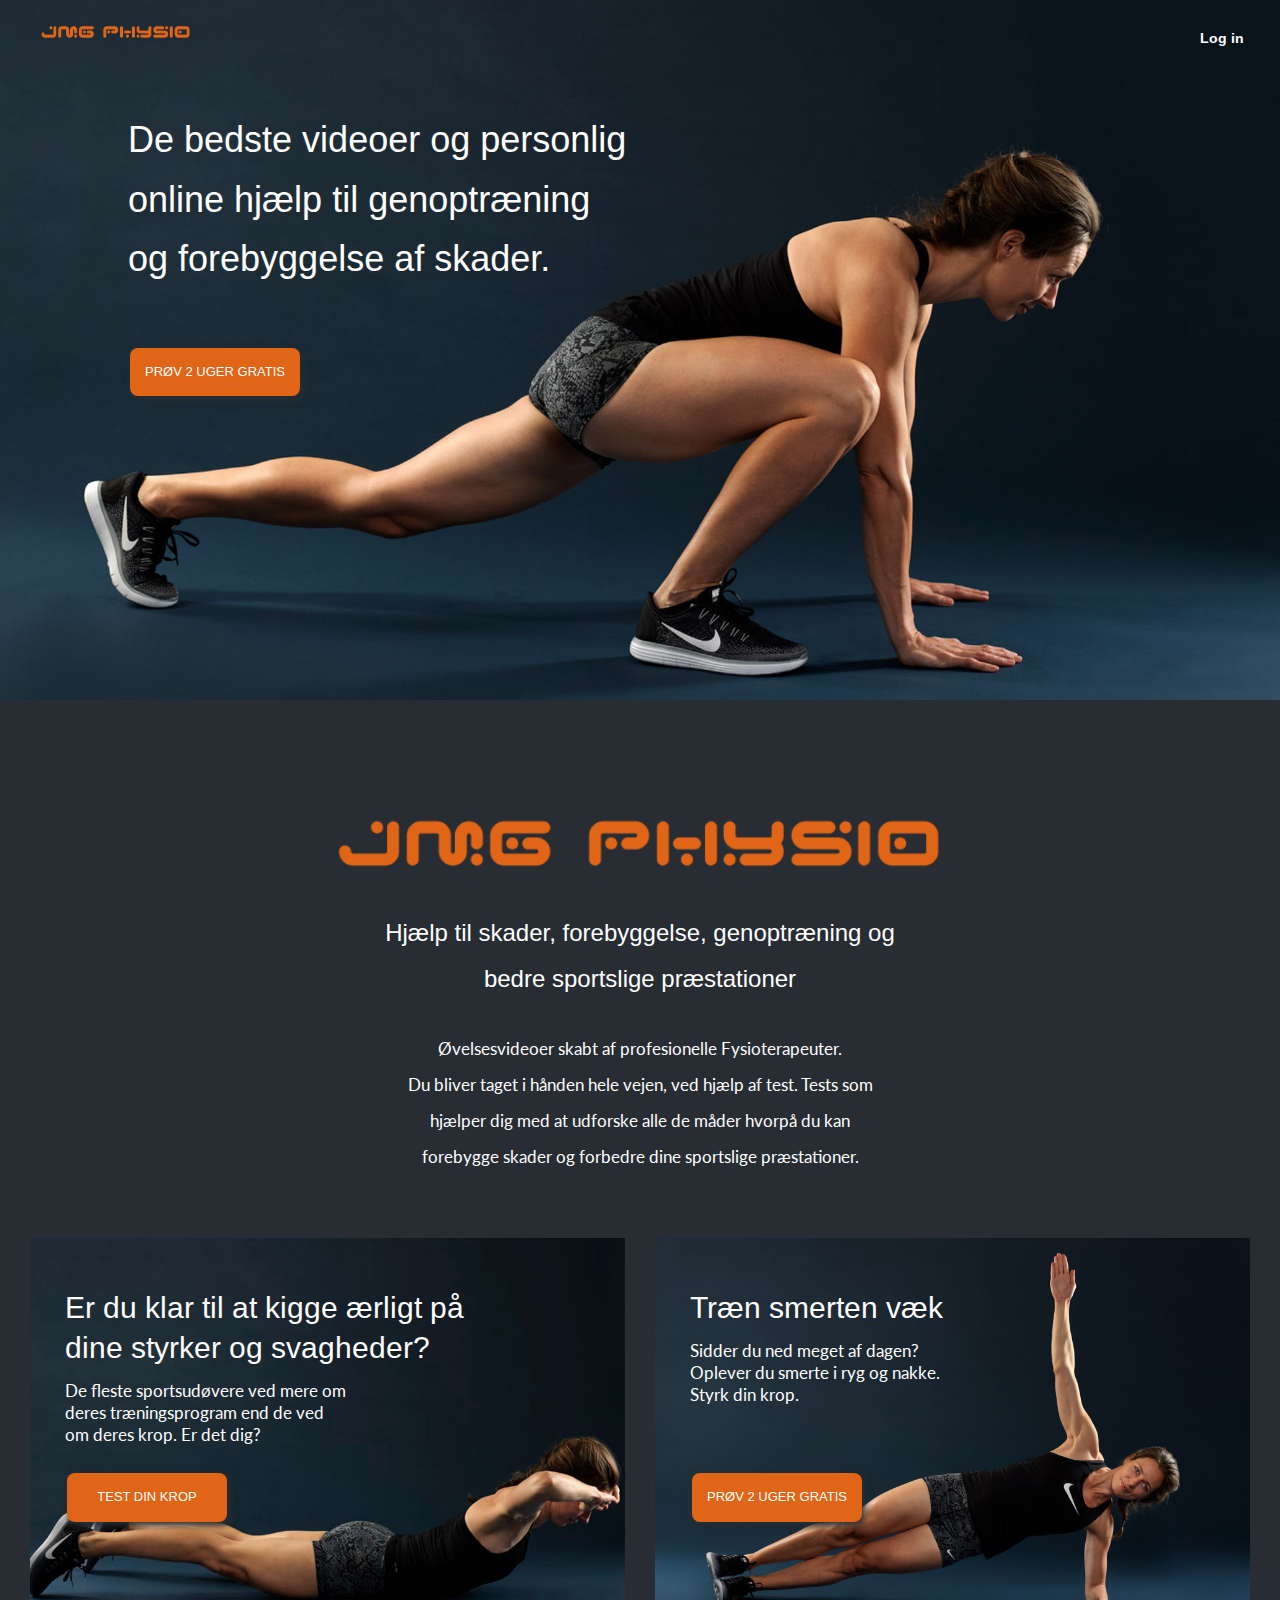
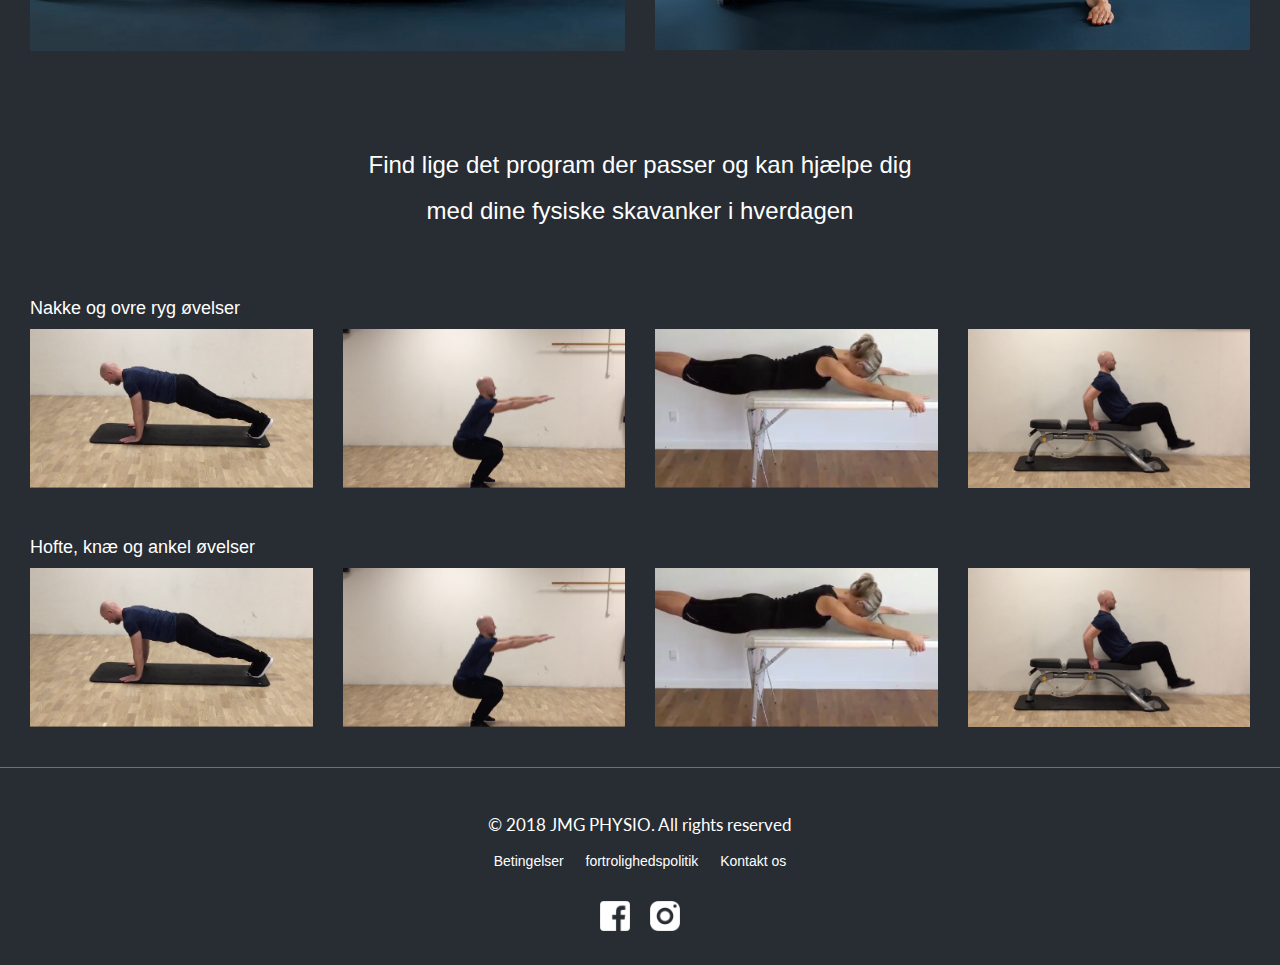
<file: jmgprove/index.html>
<!DOCTYPE html>
<html>

<head>
 <META NAME="ROBOTS" CONTENT="NOINDEX, NOFOLLOW">

  <meta name="viewport" content="width=device-width, initial-scale=1">

  <meta charset="utf-8" />


  <!-- Latest compiled and minified CSS -->
  <link rel="stylesheet" href="https://maxcdn.bootstrapcdn.com/bootstrap/3.3.7/css/bootstrap.min.css">

  <!-- jQuery library -->
  <script src="https://ajax.googleapis.com/ajax/libs/jquery/3.3.1/jquery.min.js"></script>

  <!-- Latest compiled JavaScript -->
  <script src="https://maxcdn.bootstrapcdn.com/bootstrap/3.3.7/js/bootstrap.min.js"></script>

  <!-- link til style  -->
  <link rel="stylesheet" type="text/css" href="style.css"/>

  <!-- font -->

  <link href="https://fonts.googleapis.com/css?family=Arimo|Lato" rel="stylesheet">

  </head>
<body>


<header>
    <ul>

      <li><a class="active" href="#../nykris/index.html"><img src="img/logo.png" alt="jmg" height="20" width="150">
      <li class="login-button"><a class="active" href="nykris/index.html"><h5>Log in</h5></a></li>

    </ul>

</header>

<div class="info">


  <h1> De bedste videoer og personlig </h1>
  <h1> online hjælp til genoptræning </h1>
  <h1>og forebyggelse af skader.</h1>

  <!-- <p> Får du lavet dine øvelser? Vi hjælper dig med at holde fast,</p>
  <p> forbedre din krop og start allerede idag!</p> -->

  <button class="button1 button3">PRØV 2 UGER GRATIS</button>

</div>

<!-- baggrundsbillede-->





<div class="midten">
  <img class="logo-top-content" src="img/logo.png" alt="jmg" >
  <h3>Hjælp til skader, forebyggelse, genoptræning og</h3>
  <h3>bedre sportslige præstationer</h3>
  <br>
  <p>Øvelsesvideoer skabt af profesionelle Fysioterapeuter. </p>
  <p>Du bliver taget i hånden hele vejen, ved hjælp af test. Tests som </p>
  <p>hjælper dig med at udforske alle de måder hvorpå du kan</p>
  <p>forebygge skader og forbedre dine sportslige præstationer. </p>
</div>



<!--  <div class="container-fluid"> -->
<div class="baggrund">

<div class="container-fluid2">

  <div class="row">
    <div class="col-md-6" style="background-color:#272D33;">
      <img src="img/ryg.jpg" alt="Nature" class="responsive">
      <div class="top-left">
        <h2>Er du klar til at kigge ærligt på <br> dine styrker og svagheder?
        </h2>
        <p>De fleste sportsudøvere ved mere om </p>
        <p>deres træningsprogram end de ved </p>
        <p>om deres krop. Er det dig? </p>
      <button class="button button3">TEST DIN KROP</button>
    </div>
  </div>

      <div class="col-md-6" style="background-color:#272D33;">
        <img src="img/planke.jpg" alt="Nature" class="responsive">
        <div class="top-left">
          <h2>Træn smerten væk
          </h2>
            <p>Sidder du ned meget af dagen? </p>
            <p>Oplever du smerte i ryg og nakke. </p>
            <p>Styrk din krop. </p>
            <button class="button1 button3">PRØV 2 UGER GRATIS</button>
          </div>
        </div>
      </div>
    </div>

  </div>

<!-- videoer og første række-->

<div class="baggrund">



  <div class="overskrift"> <h3>Find lige det program der passer og kan hjælpe dig</h3>
  <h3>med dine fysiske skavanker i hverdagen</h3>
  </div>

<div class="container-fluid">

  <h4> Nakke og ovre ryg øvelser </h4>


          <div class="row">
            <div class="col-md-3" style="background-color:#272D33;">
              <img src="img/arm.png" alt="Nature" class="responsive">
              <div class="top-left">


            </div>
          </div>

              <div class="col-md-3" style="background-color:#272D33;">
                  <img src="img/kn.png" alt="Nature" class="responsive">
                    <div class="top-left">
                  </div>
                </div>

              <div class="col-md-3" style="background-color:#272D33;">
                  <img src="img/bord.png" alt="Nature" class="responsive">
                    <div class="top-left">
                    </div>
                  </div>

                  <div class="col-md-3" style="background-color:#272D33;">
                    <img src="img/seng.png" alt="Nature" class="responsive">
                      <div class="top-left">
                      </div>
                    </div>

                  </div>
                </div>
              </div>

              <!-- anden række -->

  <div class="baggrund">

  <div class="container-fluid">

    <h4> Hofte, knæ og ankel øvelser </h4>


            <div class="row">
              <div class="col-md-3" style="background-color:#272D33;">
                <img src="img/arm.png" alt="Nature" class="responsive">
                <div class="top-left">


              </div>
            </div>

                <div class="col-md-3" style="background-color:#272D33;">
                    <img src="img/kn.png" alt="Nature" class="responsive">
                      <div class="top-left">
                    </div>
                  </div>

                <div class="col-md-3" style="background-color:#272D33;">
                    <img src="img/bord.png" alt="Nature" class="responsive">
                      <div class="top-left">
                      </div>
                    </div>

                    <div class="col-md-3" style="background-color:#272D33;">
                      <img src="img/seng.png" alt="Nature" class="responsive">
                        <div class="top-left">
                        </div>
                      </div>

                    </div>
                  </div>
                </div>

                <!-- anden sidste række -->

    <div class="baggrund">





<!-- col-sm fortæller at de skal hoppe ned under hinanden ved 768, 4 er det tal en column skal fylde, den skal altid ramme 12. Så hvis der er 2 fx, skal de være 6 begge 2 -->

<footer>
  <div class="ucenter">
    <div class="fcenter">
      <p>© 2018 JMG PHYSIO. All rights reserved</p>
      <a href="default.asp" target="_blank" class="linkfarve">Betingelser</a> &emsp;
      <a href="default.asp" target="_blank" class="linkfarve">fortrolighedspolitik</a> &emsp;
      <a href="default.asp" target="_blank" class="linkfarve">Kontakt os</a>
    </div>
  </div>



  <div class="row">
    <div class="column1">
        <a href="https://www.facebook.com" class="urlImg1" title="Corelangs link"></a>

  </div>
    <div class="column2">
      <a href="https://www.instagram.com" class="urlImg" title="Corelangs link"></a>
    </div>
  </div>



</footer>

  </body>
</html>
</file>
<file: jmgprove/style.css>
html {
  margin: 0;
  width: 100%;
  overflow-x: hidden;
}

body {
  height: 100%;
  margin: 0;
  background-color: #272D33;


}


/* Navigation*/
header {
  position: absolute;
  width: 100%;
  display: block;
}

ul {
  list-style-type: none;
  margin: 0;
  padding: 5px;
  width: 100%;
  overflow: hidden;
}

.login-button {
  float: right;
  position: absolute;
  right: 0;
}

li {
  float: left;
}

li a {
  display: block;
  color: white;
  text-align: center;
  padding: 16px 36px;
  text-decoration: none;
}

li a:hover {
  background-color: #111;
}


li .login {
  float: right;
}

div.transbox {
  margin: 30px;
  background-color: #ffffff;
  border: 1px solid black;
  opacity: 0.6;
  filter: alpha(opacity=60); /* For IE8 and earlier */
}

/*font*/

h1 {
 font-size: 50px
 font-family: 'Arimo', sans-serif;

}


h5 {

  font-weight:bold;
  font-family: 'Arimo', sans-serif;
}


/* billeder ved siden af hinanden */

.container {
  background-color:#272D33;
  margin: 0px;


}

.container1 {
  background-color:#272D33;
  position: relative;
  color: white;
  padding: 10px;
  margin: 0px;
}



.top-left {
  color: white;
  position: absolute;

  top: 30px;
  left: 50px;
}

.responsive {
  width: 100%;
  height: auto;
}

/* knapper test din krop*/

.button {
  background-color: #E06517; /* Green */
  border: none;
  color: white;
  padding: 15px;
  text-align: center;
  text-decoration: none;
  display: inline-block;
  font-size: 13px;
  margin: 19px 2px;
  cursor: pointer;
  width: 160px;
box-shadow: 2px 3px 7px 0.5px #272D33;

}

.button3 {
  border-radius: 8px;
}


.container-fluid {
  margin-bottom: 40px;
  padding: 0px 30px 0px 30px;


}



.baggrund {
background-color: #272D33;

}

.baggrund1 {
  background-color: #272D33;
  padding-bottom: 40px;
  color: white;


}

.overskrift {
  text-align: center;
  padding-top: 41px;
  padding-bottom: 55px;


}

/* footer */

.ucenter {
  background-color: #272D33;
  margin: auto;
 width: 100%;
padding: 30px 30px 20px 30px;
 border-top: 1px solid #707070;
}

.fcenter {
  background-color: #272D33;
  color: white;
  text-align: center;


}

/*sociale medier*/

.scenter {
  background-color: #272D33;
  height: 100px;
  text-align: center;
}

.column1 {
  text-align: right;
  float: left;
  width: 50%;
  padding: 10px;
}

.column2 {
  float: right;
  width: 50%;
  padding: 10px;
  height: 74px;
}

.logo-top-content {
  width: 607px;
  margin-bottom: 18px;
  max-width: 95%;
}


/*links*/

a:link {
  text-decoration: none;
}

a:visited {
  text-decoration: none;

}

a:hover {
  text-decoration: none;
  color: #E06517;
}

}

a:active {
  text-decoration: underline;
}

.linkfarve {

  color: white;
}



/*image hover*/

.urlImg {
		width: 30px;
		height:30px;
		display:block;
		content: url('img/instahvid.png');
	}
	.urlImg:hover {
		content: url('img/insta.png');
	}

  .urlImg1 {
  		width: 30px;
  		height:30px;
  		display:block;
      float: right;
  		content: url('img/facehvid.png');
  	}
  	.urlImg1:hover {
  		content: url('img/face.png');
  	}

.info {
  position: static;
  padding: 100px 20px 20px 10%;
  height: 700px;
  color: white;
  width: 100%;
  display: inline-block;
  background-size: cover;
  background-repeat: no-repeat;
  background-position: 10% 80%;
  background-image: url("img/lobe.png");
}

.top-left > p {
  line-height: 5px;
}

    @media (max-width: 800px) {
    .info {
    display: none;

    }

    .bg {
    display: none;

    }

    .midten {
        text-align: center;
        color: white;
        background-color: #272D33;
        padding: 100px;

    }

    h3 {
      font-size: 19px;
      line-height: 23px;
      max-width: 80%;
      margin: auto;
      font-family: 'Arimo', sans-serif;

    }

    .container-fluid2 {
      margin-bottom: 0px;
      padding: 0px 30px 0px 30px;

    }

    .container-fluid2, .topleft {

        padding: 20px 0px 10px 0px;
    }

    .container-fluid2, .topleft, p {
      font-size: 13px;
    }

    .baggrund, h2 {
    color: white;
    font-family: 'Arimo', sans-serif;

    }

    h2 {
      line-height: 20px;
      margin-bottom: 20px;
        font-size: 19px;
        font-family: 'Arimo', sans-serif;
    }

    .button1 {
      background-color: #E06517; /* Green */
      border: none;
      color: white;
      padding: 15px;
      text-align: center;
      text-decoration: none;
      display: inline-block;
      font-size: 13px;
      margin: 20px 2px;
      cursor: pointer;
      width: 170px;
      box-shadow: 2px 3px 7px 0.5px #272D33;
    }


  h4 {
    font-size: 12px;
    font-family: 'Arimo', sans-serif;
  }

    }

    @media only screen and (min-width: 600px) {

    /*midten box*/
    .midten {
        text-align: center;
        color: white;
        background-color: #272D33;
        padding: 105px 100px 55px 100px;

    }

    }



    @media only screen and (min-width: 800px) {


    .info {
      position: static;
      height: 700px;
      color: white;
    }

    .bg {

      position: absolute;
      left: 0px;
      top: 0px;
      z-index: -1;
      }

      .container-fluid2 {
        margin-bottom: 40px;
        padding: 0px 30px 0px 30px;
      }




      p {

        line-height: 9px;
        font-size: 17px;
        font-family: 'Lato', sans-serif;

      }

      p {
        display: block;
        margin-top: 1em;
        margin-bottom: 1em;
        margin-left: 0;
        margin-right: 0;
        font-family: 'Lato', sans-serif;
      }

      .top-lef, p {
        line-height: 19px;
        font-size: 17px;
        font-family: 'Lato', sans-serif;
      }

      .baggrund, h2 {
      color: white;

      }

      h2 {
        line-height: 40px;
        margin-bottom: 20px;
        font-family: 'Arimo', sans-serif;
      }

      .button1 {
        background-color: #E06517; /* Green */
        border: none;
        color: white;
        padding: 15px;
        text-align: center;
        text-decoration: none;
        display: inline-block;
        font-size: 13px;
        margin: 59px 2px;
        cursor: pointer;
        width: 170px;
        box-shadow: 2px 3px 7px 0.5px #272D33;

      }

    }

@media only screen and (max-width: 991px) {
  .col-md-3 {
    margin-bottom: 8px;
  }

  .midten {
    padding: 100px 50px 50px 50px;
  }
}
</file>
